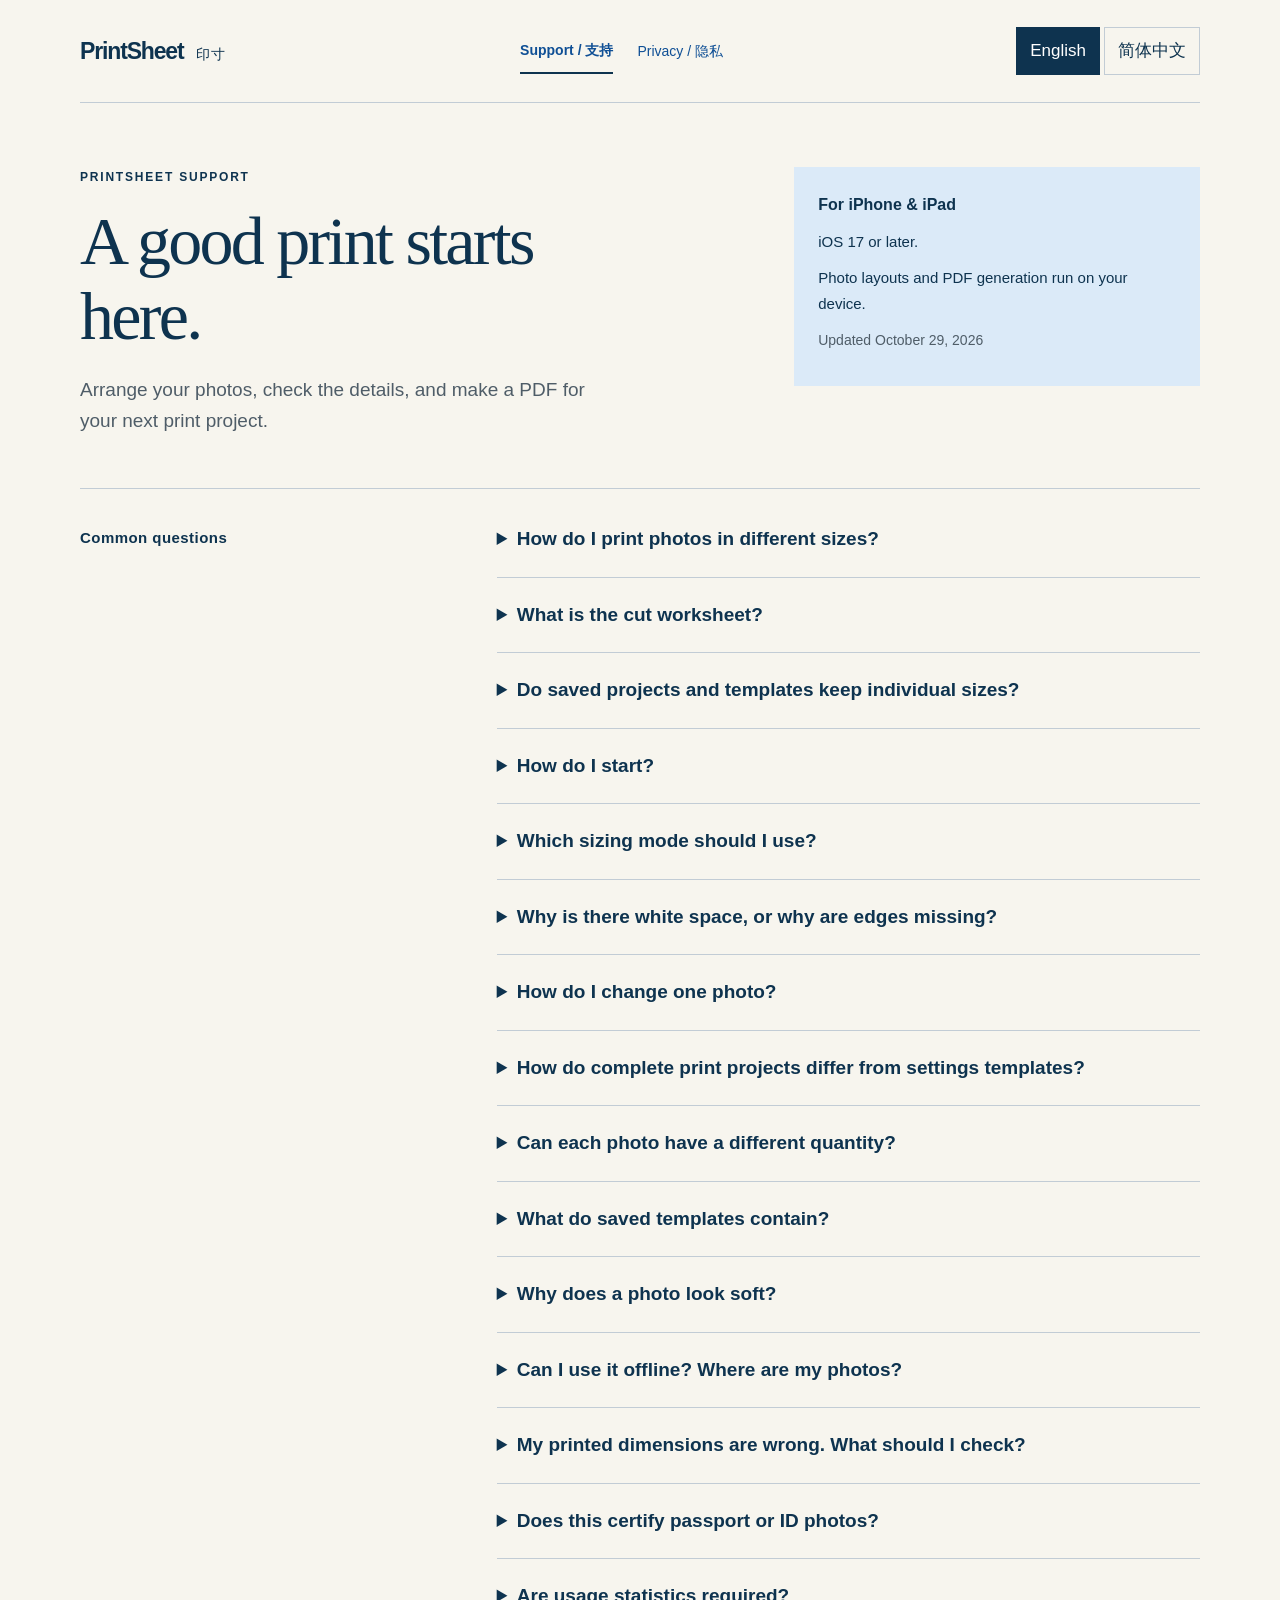
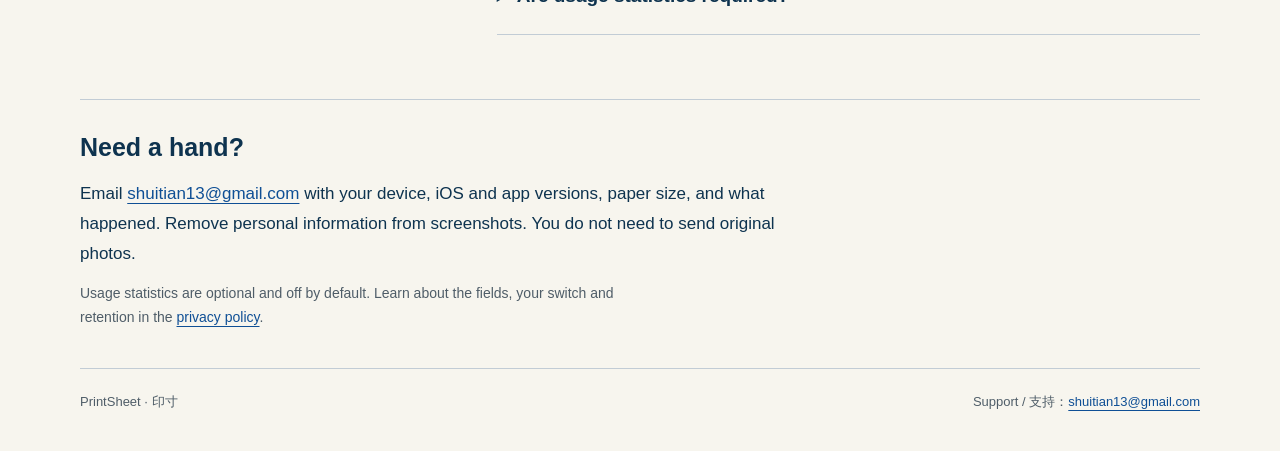
<file: index.html>
<!doctype html><html lang="en"><head><meta charset="utf-8"><meta name="viewport" content="width=device-width,initial-scale=1"><meta name="description" content="PrintSheet help for mixed-size photo layouts, cut worksheets, photo PDFs and printing."><meta name="color-scheme" content="light"><title>PrintSheet Support · 印寸使用支持</title><link rel="canonical" href="https://shuitian23-bot.github.io/printsheet-support/"><link rel="stylesheet" href="site.css"><script src="site.js" defer></script></head><body><a class="skip" href="#main">Skip to content / 跳至正文</a><div class="wrap"><header class="masthead"><a class="wordmark" data-local-link href="index.html">PrintSheet<span lang="zh-Hans">印寸</span></a><nav class="nav" aria-label="Main navigation / 主导航"><a data-local-link href="index.html" aria-current="page">Support / 支持</a><a data-local-link href="privacy.html">Privacy / 隐私</a></nav><div class="language" role="group" aria-label="Language / 语言"><button type="button" lang="en" data-select-language="en" aria-pressed="true">English</button><button type="button" lang="zh-Hans" data-select-language="zh" aria-pressed="false">简体中文</button></div></header><noscript><p>Both languages are shown below. 以下同时显示中英文内容。</p></noscript><main id="main">
<section data-language="en" lang="en"><div class="hero"><div><p class="eyebrow">PrintSheet support</p><h1>A good print starts here.</h1><p class="lead">Arrange your photos, check the details, and make a PDF for your next print project.</p></div><aside class="hero-note"><strong>For iPhone &amp; iPad</strong><p>iOS 17 or later.</p><p>Photo layouts and PDF generation run on your device.</p><p class="small">Updated <time datetime="2026-10-29">October 29, 2026</time></p></aside></div><div class="content"><h2 class="section-label">Common questions</h2><article class="article faq"><details><summary>How do I print photos in different sizes?</summary><p>Choose mixed size and set a width and height for each photo, or follow the global default. Each dimension must be 5–350 mm. Set 1–12 copies per photo. Frames keep their orientation; they are not rotated or shrunk to fit. If a frame cannot fit inside the margins, change its size or paper settings. The layout is not guaranteed to use the fewest pages.</p><p>These dimensions describe photo frames. Fit can leave white space. <a href="mixed-size-prints.html">Read the mixed-size printing guide</a>.</p></details>
<details><summary>What is the cut worksheet?</summary><p>Export the cut worksheet as a separate PDF for page and item numbers, names, dimensions and positions. Its diagram is for reference, not calibration. Re-export both PDFs after a layout or photo change. Print at 100% and measure a test print; the worksheet does not compensate for a printer.</p></details>
<details><summary>Do saved projects and templates keep individual sizes?</summary><p>Existing projects can still open with their original sizing mode. New project saves include per-photo sizes. Individual sizes apply in mixed mode; full-page templates ignore these overrides.</p></details>
<details><summary>How do I start?</summary>
<p>Tap Try demo to use the sample, or add up to 12 photos with the system photo picker or Files. Choose A4 or US Letter and an orientation. Arrange your photos, create the PDF, then use Share / Save PDF to save it to Files or send it with another app.</p>
</details>
<details><summary>Which sizing mode should I use?</summary>
<p>Exact size keeps the width and height you enter for every frame. Automatic prioritizes fewer pages, then compares the photo group&#x27;s proportions to the available paper area. Horizontal, vertical and fixed-column layouts offer other arrangements; compact starts at the top left. Frames that cannot fit produce an error.</p>
<p>Full-page template adjusts frames to use the area inside the paper margins. Choose automatic or 1, 2, 3, 4, 6, 9 or 12 photos per page. Automatic uses up to six per page. Rows share their available width and the last page rearranges its remaining photos, so frame dimensions can differ. Three photos in two columns produce two frames above one wider frame below. Automatic compares proportions; it is not an AI guarantee of the best crop.</p>
</details>
<details><summary>Why is there white space, or why are edges missing?</summary>
<p>Fit preserves the entire image and may leave white space. Fill crops to cover the frame. Zooming out or moving an individually adjusted photo can create white space too. The frame dimensions describe the frame, not necessarily the visible photo content in Fit mode.</p>
</details>
<details><summary>How do I change one photo?</summary>
<p>Tap it on the paper, or select Adjust below its thumbnail. Pinch to zoom from 0.25× to 5× and drag to move. A slider and direction buttons are also available. Show whole photo sets Fit at 1× and centers the image. Restore global default removes the individual adjustment. Cancel discards your draft; Done applies it. Copies of one source share the adjustment, while different photos remain independent.</p>
<p>Changing the global Fit / Fill default affects photos without individual adjustments. Changing layouts reuses saved adjustments in new frame shapes; compare the preview again. An adjustment that changes the result invalidates the previous PDF, so generate a new one.</p>
</details>
<details><summary>How do complete print projects differ from settings templates?</summary><p>Use Print projects to name and save the current job. A project keeps up to 12 JPEG working copies with crops, per-photo copy overrides, paper and layout settings, and an optional measurement record. Up to 20 projects can be saved, each limited to 80 MiB. Open a saved project to continue or reprint after restarting. Opening or starting a new project warns about unsaved changes. Deleting a project removes its saved copy; a currently open working session remains independent.</p></details><details><summary>Can each photo have a different quantity?</summary><p>Yes. Choose Follow default or 1–12 copies below each photo. The global copies setting is the default for photos without an override. Print check lists each photo’s actual quantity, lowest effective PPI across its frames, and whether content is cropped or there is white space. These are review prompts; they do not automatically change your crop or certify print quality.</p></details>
<details><summary>What do saved templates contain?</summary>
<p>Up to 20 named templates store global settings, including sizing mode, layout, paper, copies and photos per page. They do not store your photos or their individual zoom and position adjustments. These named settings templates are different from the built-in layout choices.</p>
</details>
<details><summary>Why does a photo look soft?</summary>
<p>PrintSheet warns when an image&#x27;s effective resolution falls below 200 PPI. That estimate uses its actual drawing size, including zoom. A warning is not a substitute for a test print. Each input is limited to 40 MB and 50 megapixels. Working JPEG copies have a maximum 4,096-pixel edge; originals are unchanged.</p>
</details>
<details><summary>Can I use it offline? Where are my photos?</summary>
<p>Photo layout and PDF generation run locally. PrintSheet does not upload your photos or generated PDFs to its servers. Files stored only in iCloud or another provider may first need a system download. Choosing a sharing destination may send your PDF to that service under its own terms.</p>
<p>Unsaved working photos and generated PDFs are temporary. Save a complete print project to keep its JPEG working copies, individual crops, quantities, settings and measurement record on this device. Saved projects survive app restarts; save exported PDFs separately to Files. Settings templates still contain settings only.</p>
</details>
<details><summary>My printed dimensions are wrong. What should I check?</summary>
<p>Create and save a test-ruler PDF with the same paper and orientation. Print at 100% / Actual Size, disable Fit to Page and other automatic scaling, then measure with a physical ruler. Check the paper setting in both your PDF software and printer driver. Increase margins if your printer clips edges. You may enter your physical measurement of the 100 mm line, with a note, paper, orientation and date. The record does not change PDF dimensions or automatically compensate for a printer. Recheck after changing printer, software, paper or scaling settings. PDF dimensions do not guarantee paper output.</p>
</details>
<details><summary>Does this certify passport or ID photos?</summary>
<p>No. PrintSheet is a photo-layout tool for printing and crafts. It does not verify government photo requirements or certify identity-photo compliance.</p>
</details>
<details><summary>Are usage statistics required?</summary>
<p>Statistics are off by default. Choose Allow or Not now at the first prompt, or change the switch in Help later; your choice persists after restarting. Declining does not affect layout or PDF export. If allowed, fixed feature events, quantity/time ranges, app metadata, random event IDs and a process-only session UUID go to app-metrics.shuitian13.chatgpt.site. There is no persistent installation ID or advertising ID and no cross-app identity. Photos, PDFs, filenames, entered text, template names and raw exception messages are excluded. Turning the switch off stops future optional uploads; already received raw events follow a 90-day periodic cleanup rule. Read the privacy policy for infrastructure processing and Apple reports.</p>
</details></article></div><section class="contact"><h2>Need a hand?</h2><p>Email <a href="mailto:shuitian13@gmail.com">shuitian13@gmail.com</a> with your device, iOS and app versions, paper size, and what happened. Remove personal information from screenshots. You do not need to send original photos.</p><p class="small">Usage statistics are optional and off by default. Learn about the fields, your switch and retention in the <a data-local-link href="privacy.html">privacy policy</a>.</p></section></section>
<section data-language="zh" lang="zh-Hans"><div class="hero"><div><p class="eyebrow">印寸使用支持</p><h1>从预览到纸面。</h1><p class="lead">排好照片，检查预览，为下一份打印作品保存 PDF。</p></div><aside class="hero-note"><strong>适用于 iPhone 与 iPad</strong><p>需要 iOS 17 或更新版本。</p><p>照片排版与 PDF 生成在本机完成。</p><p class="small">更新：<time datetime="2026-10-29">2026 年 10 月 29 日</time></p></aside></div><div class="content"><h2 class="section-label">常见问题</h2><article class="article faq"><details><summary>如何混排不同尺寸的照片？</summary><p>选择混合尺寸，为每张照片设置宽高或跟随全局默认；每个尺寸为 5–350 毫米，每张可设 1–12 份。照片框保持指定方向，不自动旋转或缩小；放不进边距内时，请调整尺寸或纸张设置。布局不保证页数全局最少。</p><p>尺寸指照片框；完整模式可能留白。<a href="mixed-size-prints-zh.html">查看混排实操指南</a>。</p></details>
<details><summary>裁切作业单有什么用？</summary><p>裁切作业单可另存为 PDF，列出页号、序号、名称、尺寸与位置。示意图仅供参考，不用于校准。更改布局或照片后请重新导出两份 PDF。打印时选 100% 并实测；作业单不会自动补偿打印机误差。</p></details>
<details><summary>项目和模板会保留逐图尺寸吗？</summary><p>旧项目仍可按原尺寸模式打开；新保存的项目包含逐图尺寸。逐图尺寸仅在混合模式生效，整页模板会忽略这些覆盖值。</p></details>
<details><summary>如何开始？</summary>
<p>点击“试用示例”，或从系统照片选择器、“文件”添加最多 12 张照片。选择 A4 或 US Letter 和纸张方向，排版后生成 PDF，再通过“分享 / 保存 PDF”保存至“文件”或发送到其他 App。</p>
</details>
<details><summary>精确尺寸和整页模板有什么区别？</summary>
<p>精确尺寸让每个照片框保持输入宽高。自动布局先尽量省页，再比较照片组与纸张区域比例；还可选择横排、竖排、两列、三列，或从左上排列的紧凑布局。框放不进纸张或指定布局时会提示。</p>
<p>整页模板会调整照片框以利用边距内区域。每页数量可选自动或 1、2、3、4、6、9、12 张，自动时每页最多 6 张。每行均分全宽，最后一页按剩余张数重排，框尺寸因此可能不同。三张照片选两列时，上面两张、下面一张更宽。自动推荐按比例比较，不是 AI 最优裁切保证。</p>
</details>
<details><summary>为什么有白边，或照片边缘不见了？</summary>
<p>完整模式保留全图，比例不同时可能留白；铺满模式裁切以覆盖尺寸框。单图缩小或移动也可能产生白边。输入的精确尺寸描述照片框，不一定等于完整模式中照片内容实际占用的尺寸。</p>
</details>
<details><summary>如何调整一张照片？</summary>
<p>点击主纸张中的照片或缩略图下的“调整”。双指可在 0.25–5 倍之间缩放，拖动可移动，也可使用滑块和方向按钮。“完整显示”设为完整模式、1 倍、居中；“恢复全局默认”移除该图独立调整。“取消”不写回，“完成”才应用。同一来源的所有打印份数共用调整，不同照片互不影响。</p>
<p>全局完整 / 铺满只影响未独立调整的图。换布局后调整会用于新框比例，请重新检查预览。保存的改动若改变结果，旧 PDF 会失效，需要重新生成。</p>
</details>
<details><summary>完整打印项目与设置模板有何不同？</summary><p>在“打印项目”中命名并保存当前作品。项目保存最多 12 张 JPEG 工作副本、裁切、逐图份数、纸张和布局设置，以及可选测量记录；最多保存 20 个项目，每项上限 80 MiB。重启后打开项目可继续调整或重印。打开其他项目、新建项目前会提示未保存修改；删除项目会移除其保存副本，当前打开的工作会话独立保留。</p></details><details><summary>每张照片可以设置不同份数吗？</summary><p>可以。在缩略图下选择“跟随默认”或 1–12 份；全局份数作为未单独设置照片的默认值。“打印检查”逐图显示实际份数、所有照片框中的最低有效 PPI，以及裁边、留白提示。这些提示不会自动改变裁切，也不代表已验证纸面质量。</p></details>
<details><summary>保存的模板包含什么？</summary>
<p>最多 20 个命名设置模板，保存模式、布局、纸张、份数、每页数量等全局设置，不保存照片及其缩放、位置。命名的设置模板与内置布局选项不同，不会恢复之前会话的照片。</p>
</details>
<details><summary>为什么照片可能不清晰？</summary>
<p>App 会对低于 200 PPI 的情况给出提示，按图片实际绘制尺寸及缩放计算。提示不能替代试印。单图上限为 40 MB、5,000 万像素；导入后转为最长边不超过 4,096 像素的 JPEG 工作副本，原文件不变。</p>
</details>
<details><summary>能离线使用吗？照片存在哪里？</summary>
<p>排版和 PDF 生成在本机完成，PrintSheet 不会把照片或生成的 PDF 上传到其服务器。仅存于 iCloud 或第三方网盘的原件可能需要系统先下载；选择分享目的地后，该服务按自身规则处理 PDF。</p>
<p>未保存的工作照片和导出 PDF 是临时文件。保存完整打印项目后，JPEG 工作副本、单图裁切、份数、设置及测量记录会保留在本机，重启 App 后可以打开恢复。导出的 PDF 仍需另存到“文件”；设置模板依然只包含参数。</p>
</details>
<details><summary>打印出来尺寸不对怎么办？</summary>
<p>先按相同纸型和方向生成测试尺 PDF，打印时选择 100% / 实际大小，关闭“适合页面”及其他自动缩放，用实体尺测量。同时核对 PDF 软件及打印驱动的纸张设置；边缘被裁时可增加边距。可记录 100 mm 测试线的纸面实测长度、备注、纸型、方向和日期。记录不会改变 PDF 尺寸，也不自动补偿打印机误差；更换打印机、软件、纸张或缩放设置后应重新测量。PDF 文档尺寸不保证纸面结果。</p>
</details>
<details><summary>可以认证护照或证件照吗？</summary>
<p>本工具用于照片打印和手工排版，不核验政府证件照片要求，不提供证件照合规认证。</p>
</details>
<details><summary>必须允许使用统计吗？</summary>
<p>统计默认关闭，首次可选允许或暂不，也可在帮助中随时改变开关；选择跨启动保存，拒绝不影响排版与 PDF 导出。允许后上传固定功能事件、数量与耗时分桶、App 信息、随机事件 ID 及当前进程的会话 UUID 到 app-metrics.shuitian13.chatgpt.site，不保存安装 ID、不用广告 ID、不建立跨 App 身份。照片、PDF、文件名、输入文字、模板名称及异常原文不进入统计。关闭停止后续可选上传，已接收原始事件按 90 天规则定期清理；基础设施技术请求处理及 Apple 独立报表见隐私政策。</p>
</details></article></div><section class="contact"><h2>需要帮助？</h2><p>请发邮件至 <a href="mailto:shuitian13@gmail.com">shuitian13@gmail.com</a>，说明设备、iOS 与 App 版本、纸型和问题步骤。发送截图前请遮盖个人信息，咨询无需发送原照片。</p><p class="small">使用统计可选且默认关闭。上传字段、开关和保留规则见<a data-local-link href="privacy.html">隐私政策</a>。</p></section></section>
</main><footer><span>PrintSheet · 印寸</span><span>Support / 支持：<a href="mailto:shuitian13@gmail.com">shuitian13@gmail.com</a></span></footer></div></body></html>
</file>
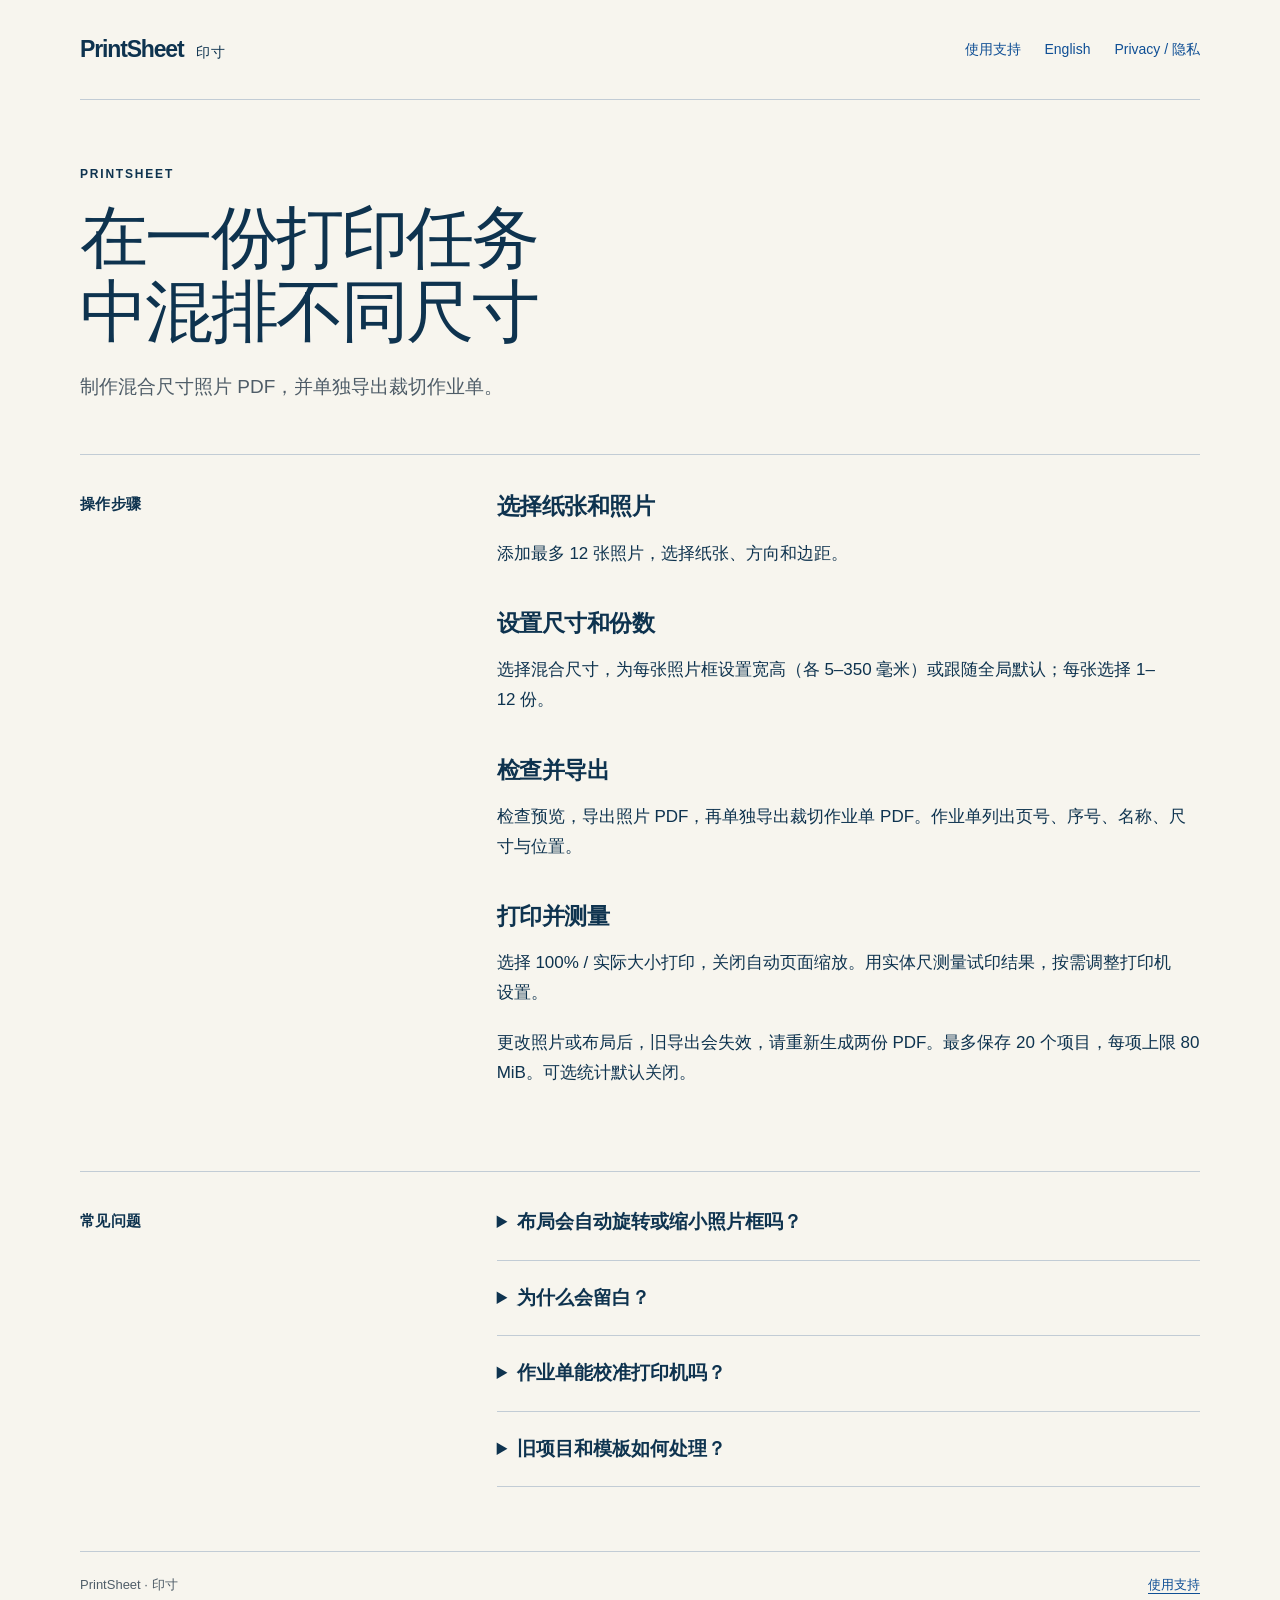
<file: mixed-size-prints-zh.html>
<!doctype html><html lang="zh-Hans"><head><meta charset="utf-8"><meta name="viewport" content="width=device-width,initial-scale=1"><meta name="description" content="制作混合尺寸照片 PDF，并单独导出裁切作业单。"><title>混合尺寸照片打印指南 | 印寸</title><link rel="canonical" href="https://shuitian23-bot.github.io/printsheet-support/mixed-size-prints-zh.html"><link rel="alternate" hreflang="en" href="https://shuitian23-bot.github.io/printsheet-support/mixed-size-prints.html"><link rel="alternate" hreflang="zh-Hans" href="https://shuitian23-bot.github.io/printsheet-support/mixed-size-prints-zh.html"><link rel="stylesheet" href="site.css"><script type="application/ld+json">[{"@context": "https://schema.org", "@type": "HowTo", "name": "在一份打印任务中混排不同尺寸", "step": [{"@type": "HowToStep", "name": "选择纸张和照片", "text": "添加最多 12 张照片，选择纸张、方向和边距。"}, {"@type": "HowToStep", "name": "设置尺寸和份数", "text": "选择混合尺寸，为每张照片框设置宽高（各 5–350 毫米）或跟随全局默认；每张选择 1–12 份。"}, {"@type": "HowToStep", "name": "检查并导出", "text": "检查预览，导出照片 PDF，再单独导出裁切作业单 PDF。作业单列出页号、序号、名称、尺寸与位置。"}, {"@type": "HowToStep", "name": "打印并测量", "text": "选择 100% / 实际大小打印，关闭自动页面缩放。用实体尺测量试印结果，按需调整打印机设置。"}]}, {"@context": "https://schema.org", "@type": "FAQPage", "mainEntity": [{"@type": "Question", "name": "布局会自动旋转或缩小照片框吗？", "acceptedAnswer": {"@type": "Answer", "text": "不会。混合尺寸照片框保持指定方向，不会自动旋转或缩小；若放不进边距内，请调整尺寸或纸张设置。布局不保证页数全局最少。"}}, {"@type": "Question", "name": "为什么会留白？", "acceptedAnswer": {"@type": "Answer", "text": "输入尺寸描述照片框。完整模式保留全图，可能留白；铺满模式会裁切以覆盖照片框。"}}, {"@type": "Question", "name": "作业单能校准打印机吗？", "acceptedAnswer": {"@type": "Answer", "text": "不能。示意图仅供参考，不用于校准。必须通过实体试印检查纸面结果；App 不会自动补偿打印机误差。"}}, {"@type": "Question", "name": "旧项目和模板如何处理？", "acceptedAnswer": {"@type": "Answer", "text": "旧项目按原尺寸模式打开；新保存的项目包含逐图尺寸。逐图尺寸覆盖仅在混合模式生效，整页模板会忽略。"}}]}]</script></head><body><a class="skip" href="#main">Skip / 跳至正文</a><div class="wrap"><header class="masthead"><a class="wordmark" href="index.html">PrintSheet<span lang="zh-Hans">印寸</span></a><nav class="nav"><a href="index.html">使用支持</a><a href="mixed-size-prints.html">English</a><a href="privacy.html">Privacy / 隐私</a></nav></header><main id="main"><div class="hero"><div><p class="eyebrow">PrintSheet</p><h1>在一份打印任务中混排不同尺寸</h1><p class="lead">制作混合尺寸照片 PDF，并单独导出裁切作业单。</p></div></div><div class="content"><h2 class="section-label">操作步骤</h2><article class="article"><h2>选择纸张和照片</h2><p>添加最多 12 张照片，选择纸张、方向和边距。</p><h2>设置尺寸和份数</h2><p>选择混合尺寸，为每张照片框设置宽高（各 5–350 毫米）或跟随全局默认；每张选择 1–12 份。</p><h2>检查并导出</h2><p>检查预览，导出照片 PDF，再单独导出裁切作业单 PDF。作业单列出页号、序号、名称、尺寸与位置。</p><h2>打印并测量</h2><p>选择 100% / 实际大小打印，关闭自动页面缩放。用实体尺测量试印结果，按需调整打印机设置。</p><p>更改照片或布局后，旧导出会失效，请重新生成两份 PDF。最多保存 20 个项目，每项上限 80 MiB。可选统计默认关闭。</p></article></div><div class="content"><h2 class="section-label">常见问题</h2><article class="article faq"><details><summary>布局会自动旋转或缩小照片框吗？</summary><p>不会。混合尺寸照片框保持指定方向，不会自动旋转或缩小；若放不进边距内，请调整尺寸或纸张设置。布局不保证页数全局最少。</p></details><details><summary>为什么会留白？</summary><p>输入尺寸描述照片框。完整模式保留全图，可能留白；铺满模式会裁切以覆盖照片框。</p></details><details><summary>作业单能校准打印机吗？</summary><p>不能。示意图仅供参考，不用于校准。必须通过实体试印检查纸面结果；App 不会自动补偿打印机误差。</p></details><details><summary>旧项目和模板如何处理？</summary><p>旧项目按原尺寸模式打开；新保存的项目包含逐图尺寸。逐图尺寸覆盖仅在混合模式生效，整页模板会忽略。</p></details></article></div></main><footer><span>PrintSheet · 印寸</span><a href="index.html">使用支持</a></footer></div></body></html>
</file>
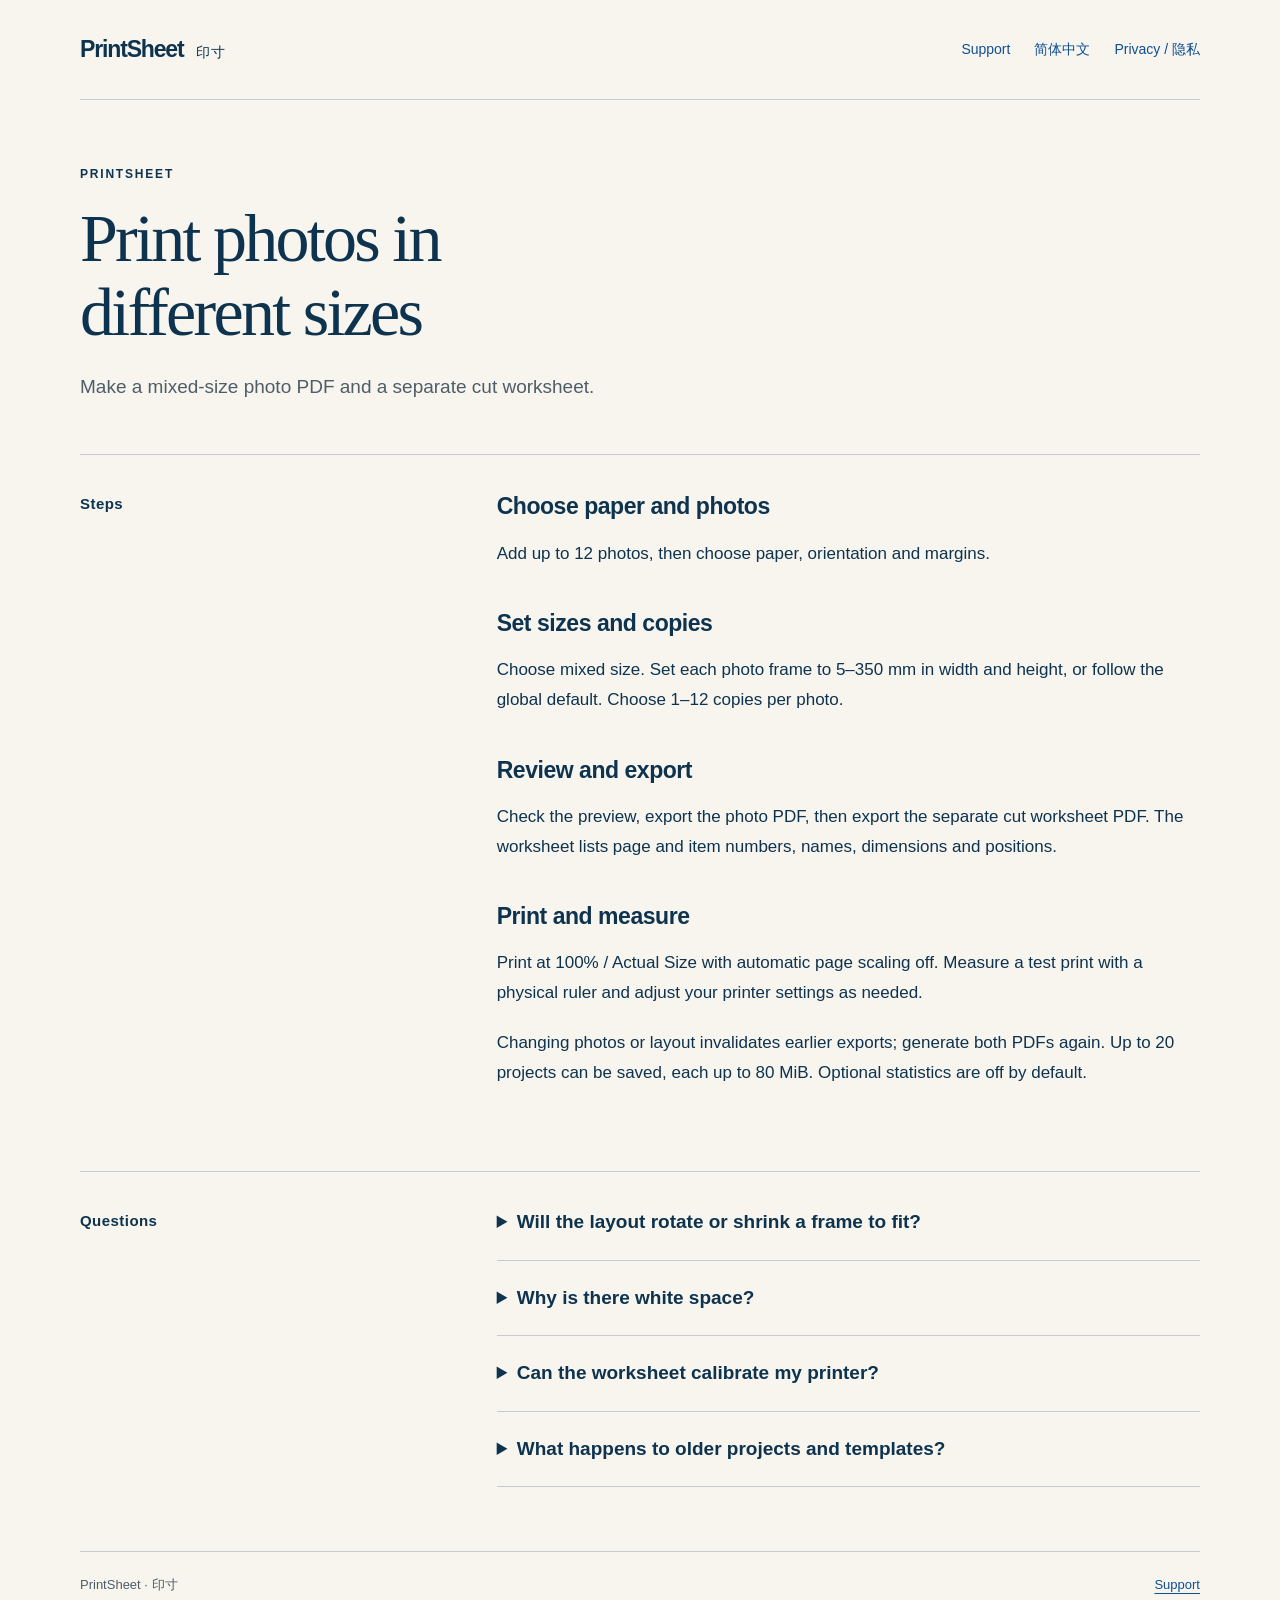
<file: mixed-size-prints.html>
<!doctype html><html lang="en"><head><meta charset="utf-8"><meta name="viewport" content="width=device-width,initial-scale=1"><meta name="description" content="Make a mixed-size photo PDF and a separate cut worksheet."><title>How to print mixed-size photos | PrintSheet</title><link rel="canonical" href="https://shuitian23-bot.github.io/printsheet-support/mixed-size-prints.html"><link rel="alternate" hreflang="en" href="https://shuitian23-bot.github.io/printsheet-support/mixed-size-prints.html"><link rel="alternate" hreflang="zh-Hans" href="https://shuitian23-bot.github.io/printsheet-support/mixed-size-prints-zh.html"><link rel="stylesheet" href="site.css"><script type="application/ld+json">[{"@context": "https://schema.org", "@type": "HowTo", "name": "Print photos in different sizes", "step": [{"@type": "HowToStep", "name": "Choose paper and photos", "text": "Add up to 12 photos, then choose paper, orientation and margins."}, {"@type": "HowToStep", "name": "Set sizes and copies", "text": "Choose mixed size. Set each photo frame to 5–350 mm in width and height, or follow the global default. Choose 1–12 copies per photo."}, {"@type": "HowToStep", "name": "Review and export", "text": "Check the preview, export the photo PDF, then export the separate cut worksheet PDF. The worksheet lists page and item numbers, names, dimensions and positions."}, {"@type": "HowToStep", "name": "Print and measure", "text": "Print at 100% / Actual Size with automatic page scaling off. Measure a test print with a physical ruler and adjust your printer settings as needed."}]}, {"@context": "https://schema.org", "@type": "FAQPage", "mainEntity": [{"@type": "Question", "name": "Will the layout rotate or shrink a frame to fit?", "acceptedAnswer": {"@type": "Answer", "text": "No. Mixed-size frames keep their specified orientation and are not rotated or shrunk. If a frame cannot fit inside the margins, adjust its size or paper settings. The layout does not guarantee the fewest pages."}}, {"@type": "Question", "name": "Why is there white space?", "acceptedAnswer": {"@type": "Answer", "text": "Dimensions describe the photo frame. Fit preserves the whole image and may leave white space; Fill crops to cover the frame."}}, {"@type": "Question", "name": "Can the worksheet calibrate my printer?", "acceptedAnswer": {"@type": "Answer", "text": "No. Its diagram is for reference, not calibration. Printer and paper output must be checked with a physical test print; the app does not automatically compensate for printer error."}}, {"@type": "Question", "name": "What happens to older projects and templates?", "acceptedAnswer": {"@type": "Answer", "text": "Older projects open with their original sizing mode. New project saves include individual sizes. Individual size overrides apply in mixed mode; full-page templates ignore them."}}]}]</script></head><body><a class="skip" href="#main">Skip / 跳至正文</a><div class="wrap"><header class="masthead"><a class="wordmark" href="index.html">PrintSheet<span lang="zh-Hans">印寸</span></a><nav class="nav"><a href="index.html">Support</a><a href="mixed-size-prints-zh.html">简体中文</a><a href="privacy.html">Privacy / 隐私</a></nav></header><main id="main"><div class="hero"><div><p class="eyebrow">PrintSheet</p><h1>Print photos in different sizes</h1><p class="lead">Make a mixed-size photo PDF and a separate cut worksheet.</p></div></div><div class="content"><h2 class="section-label">Steps</h2><article class="article"><h2>Choose paper and photos</h2><p>Add up to 12 photos, then choose paper, orientation and margins.</p><h2>Set sizes and copies</h2><p>Choose mixed size. Set each photo frame to 5–350 mm in width and height, or follow the global default. Choose 1–12 copies per photo.</p><h2>Review and export</h2><p>Check the preview, export the photo PDF, then export the separate cut worksheet PDF. The worksheet lists page and item numbers, names, dimensions and positions.</p><h2>Print and measure</h2><p>Print at 100% / Actual Size with automatic page scaling off. Measure a test print with a physical ruler and adjust your printer settings as needed.</p><p>Changing photos or layout invalidates earlier exports; generate both PDFs again. Up to 20 projects can be saved, each up to 80 MiB. Optional statistics are off by default.</p></article></div><div class="content"><h2 class="section-label">Questions</h2><article class="article faq"><details><summary>Will the layout rotate or shrink a frame to fit?</summary><p>No. Mixed-size frames keep their specified orientation and are not rotated or shrunk. If a frame cannot fit inside the margins, adjust its size or paper settings. The layout does not guarantee the fewest pages.</p></details><details><summary>Why is there white space?</summary><p>Dimensions describe the photo frame. Fit preserves the whole image and may leave white space; Fill crops to cover the frame.</p></details><details><summary>Can the worksheet calibrate my printer?</summary><p>No. Its diagram is for reference, not calibration. Printer and paper output must be checked with a physical test print; the app does not automatically compensate for printer error.</p></details><details><summary>What happens to older projects and templates?</summary><p>Older projects open with their original sizing mode. New project saves include individual sizes. Individual size overrides apply in mixed mode; full-page templates ignore them.</p></details></article></div></main><footer><span>PrintSheet · 印寸</span><a href="index.html">Support</a></footer></div></body></html>
</file>
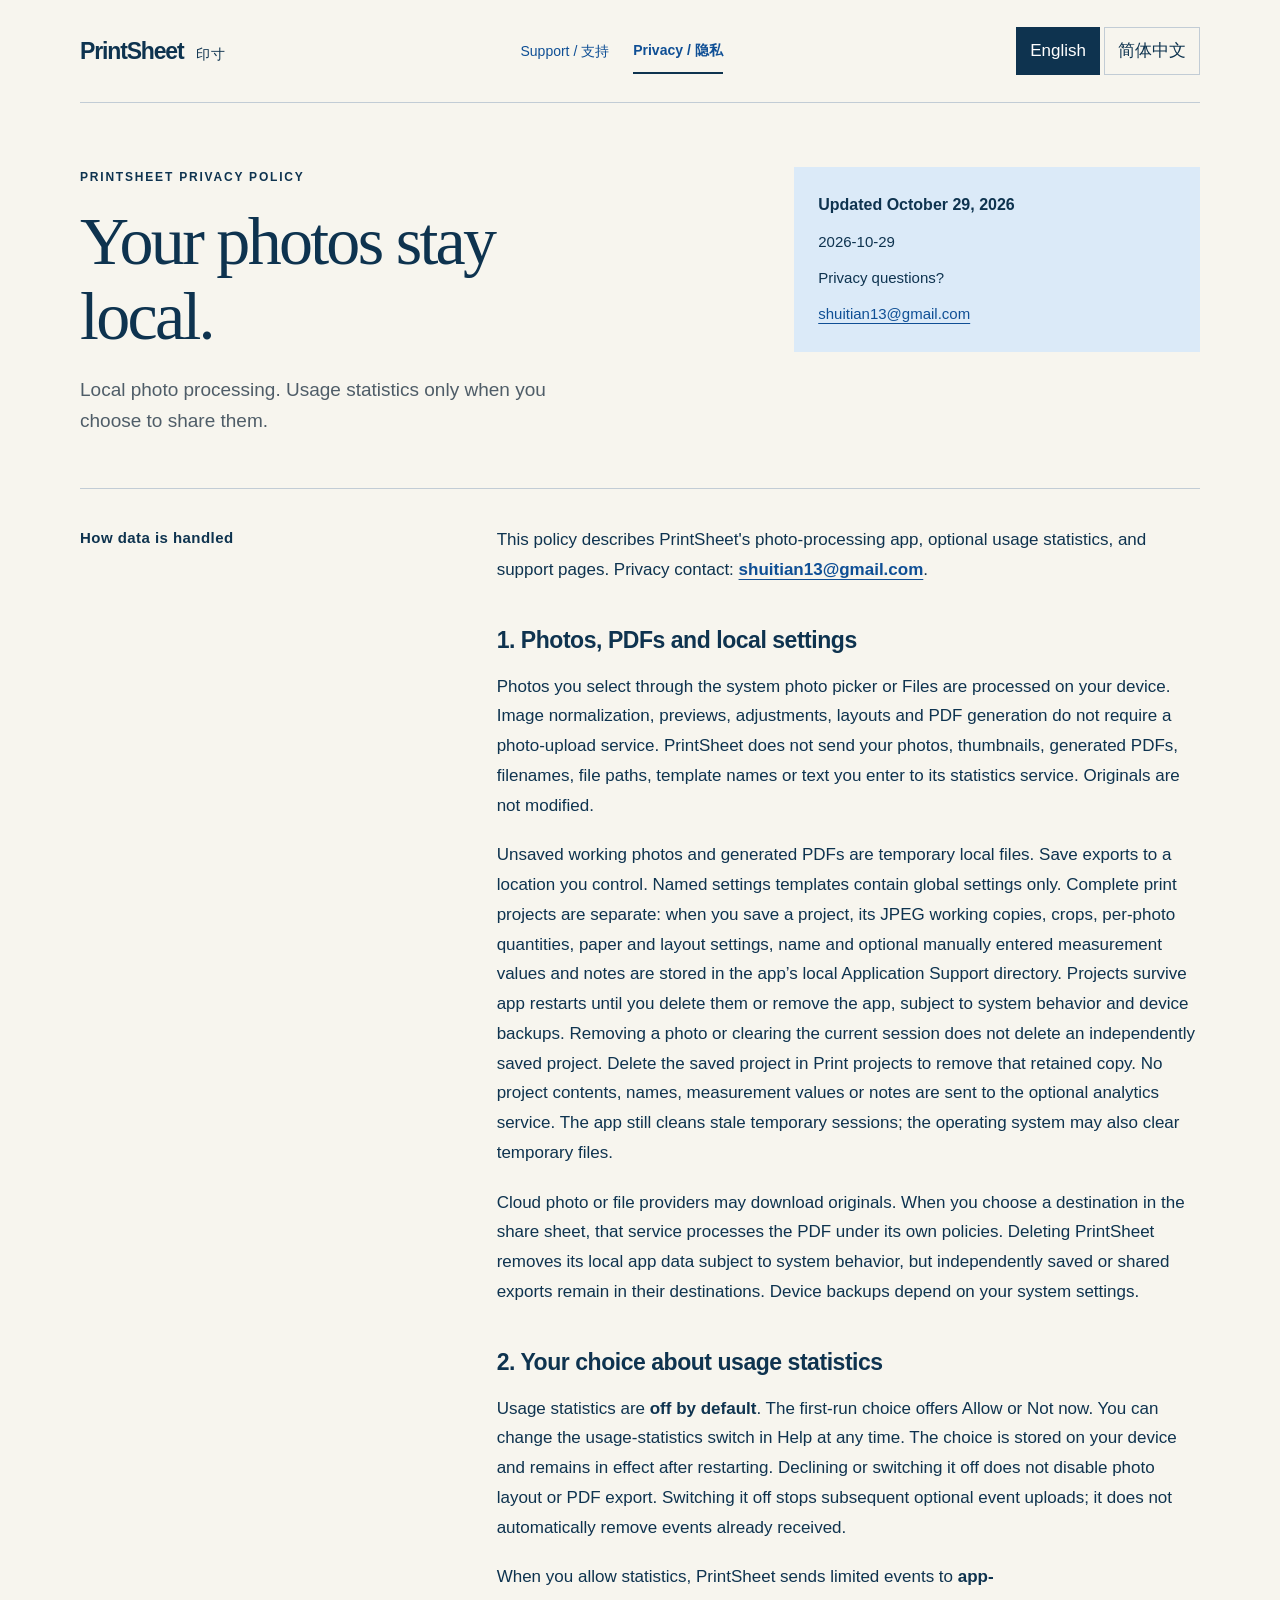
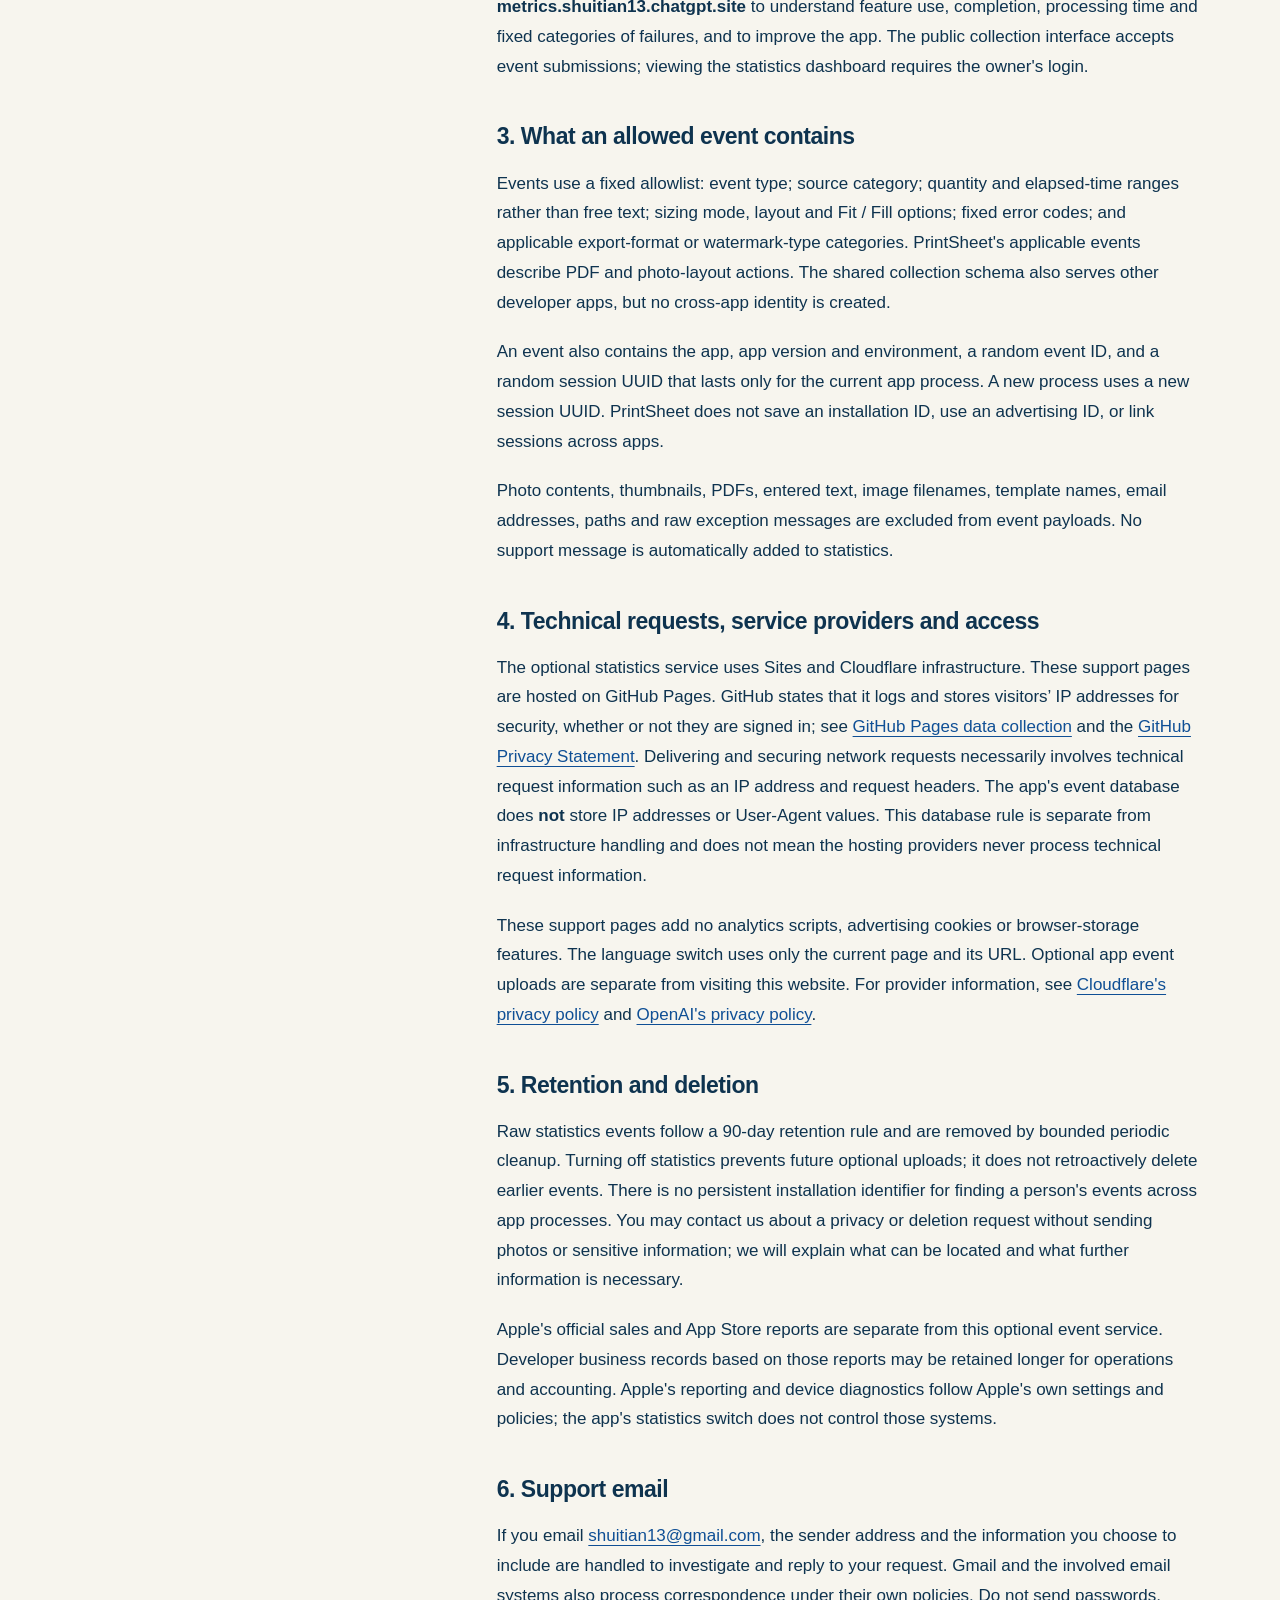
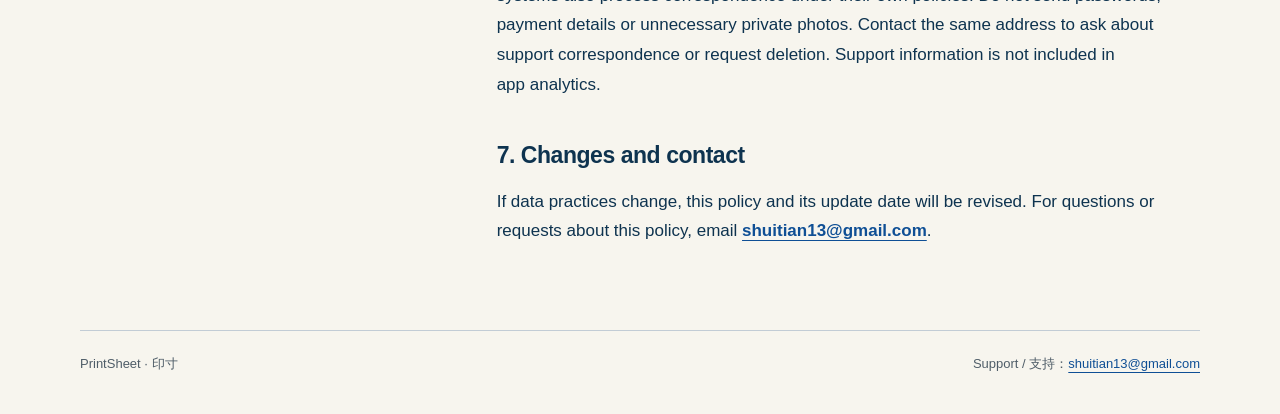
<file: privacy.html>
<!doctype html><html lang="en"><head><meta charset="utf-8"><meta name="viewport" content="width=device-width,initial-scale=1"><meta name="description" content="How PrintSheet handles local photos, optional usage statistics, support and retention."><meta name="color-scheme" content="light"><title>PrintSheet Privacy · 印寸隐私政策</title><link rel="canonical" href="https://shuitian23-bot.github.io/printsheet-support/privacy.html"><link rel="stylesheet" href="site.css"><script src="site.js" defer></script></head><body><a class="skip" href="#main">Skip to content / 跳至正文</a><div class="wrap"><header class="masthead"><a class="wordmark" data-local-link href="index.html">PrintSheet<span lang="zh-Hans">印寸</span></a><nav class="nav" aria-label="Main navigation / 主导航"><a data-local-link href="index.html">Support / 支持</a><a data-local-link href="privacy.html" aria-current="page">Privacy / 隐私</a></nav><div class="language" role="group" aria-label="Language / 语言"><button type="button" lang="en" data-select-language="en" aria-pressed="true">English</button><button type="button" lang="zh-Hans" data-select-language="zh" aria-pressed="false">简体中文</button></div></header><noscript><p>Both languages are shown below. 以下同时显示中英文内容。</p></noscript><main id="main">
<section data-language="en" lang="en"><div class="hero"><div><p class="eyebrow">PrintSheet privacy policy</p><h1>Your photos stay local.</h1><p class="lead">Local photo processing. Usage statistics only when you choose to share them.</p></div><aside class="hero-note"><strong>Updated October 29, 2026</strong><p>2026-10-29</p><p>Privacy questions?</p><a href="mailto:shuitian13@gmail.com">shuitian13@gmail.com</a></aside></div><div class="content"><h2 class="section-label">How data is handled</h2><article class="article policy"><p>This policy describes PrintSheet&#x27;s photo-processing app, optional usage statistics, and support pages. Privacy contact: <strong><a href="mailto:shuitian13@gmail.com">shuitian13@gmail.com</a></strong>.</p>
<h2>1. Photos, PDFs and local settings</h2>
<p>Photos you select through the system photo picker or Files are processed on your device. Image normalization, previews, adjustments, layouts and PDF generation do not require a photo-upload service. PrintSheet does not send your photos, thumbnails, generated PDFs, filenames, file paths, template names or text you enter to its statistics service. Originals are not modified.</p>
<p>Unsaved working photos and generated PDFs are temporary local files. Save exports to a location you control. Named settings templates contain global settings only. Complete print projects are separate: when you save a project, its JPEG working copies, crops, per-photo quantities, paper and layout settings, name and optional manually entered measurement values and notes are stored in the app’s local Application Support directory. Projects survive app restarts until you delete them or remove the app, subject to system behavior and device backups. Removing a photo or clearing the current session does not delete an independently saved project. Delete the saved project in Print projects to remove that retained copy. No project contents, names, measurement values or notes are sent to the optional analytics service. The app still cleans stale temporary sessions; the operating system may also clear temporary files.</p>
<p>Cloud photo or file providers may download originals. When you choose a destination in the share sheet, that service processes the PDF under its own policies. Deleting PrintSheet removes its local app data subject to system behavior, but independently saved or shared exports remain in their destinations. Device backups depend on your system settings.</p>
<h2>2. Your choice about usage statistics</h2>
<p>Usage statistics are <strong>off by default</strong>. The first-run choice offers Allow or Not now. You can change the usage-statistics switch in Help at any time. The choice is stored on your device and remains in effect after restarting. Declining or switching it off does not disable photo layout or PDF export. Switching it off stops subsequent optional event uploads; it does not automatically remove events already received.</p>
<p>When you allow statistics, PrintSheet sends limited events to <strong>app-metrics.shuitian13.chatgpt.site</strong> to understand feature use, completion, processing time and fixed categories of failures, and to improve the app. The public collection interface accepts event submissions; viewing the statistics dashboard requires the owner&#x27;s login.</p>
<h2>3. What an allowed event contains</h2>
<p>Events use a fixed allowlist: event type; source category; quantity and elapsed-time ranges rather than free text; sizing mode, layout and Fit / Fill options; fixed error codes; and applicable export-format or watermark-type categories. PrintSheet&#x27;s applicable events describe PDF and photo-layout actions. The shared collection schema also serves other developer apps, but no cross-app identity is created.</p>
<p>An event also contains the app, app version and environment, a random event ID, and a random session UUID that lasts only for the current app process. A new process uses a new session UUID. PrintSheet does not save an installation ID, use an advertising ID, or link sessions across apps.</p>
<p>Photo contents, thumbnails, PDFs, entered text, image filenames, template names, email addresses, paths and raw exception messages are excluded from event payloads. No support message is automatically added to statistics.</p>
<h2>4. Technical requests, service providers and access</h2>
<p>The optional statistics service uses Sites and Cloudflare infrastructure. These support pages are hosted on GitHub Pages. GitHub states that it logs and stores visitors’ IP addresses for security, whether or not they are signed in; see <a href="https://docs.github.com/en/pages/getting-started-with-github-pages/what-is-github-pages#data-collection">GitHub Pages data collection</a> and the <a href="https://docs.github.com/en/site-policy/privacy-policies/github-general-privacy-statement">GitHub Privacy Statement</a>. Delivering and securing network requests necessarily involves technical request information such as an IP address and request headers. The app&#x27;s event database does <strong>not</strong> store IP addresses or User-Agent values. This database rule is separate from infrastructure handling and does not mean the hosting providers never process technical request information.</p>
<p>These support pages add no analytics scripts, advertising cookies or browser-storage features. The language switch uses only the current page and its URL. Optional app event uploads are separate from visiting this website. For provider information, see <a href="https://www.cloudflare.com/privacypolicy/">Cloudflare&#x27;s privacy policy</a> and <a href="https://openai.com/policies/privacy-policy/">OpenAI&#x27;s privacy policy</a>.</p>
<h2>5. Retention and deletion</h2>
<p>Raw statistics events follow a 90-day retention rule and are removed by bounded periodic cleanup. Turning off statistics prevents future optional uploads; it does not retroactively delete earlier events. There is no persistent installation identifier for finding a person&#x27;s events across app processes. You may contact us about a privacy or deletion request without sending photos or sensitive information; we will explain what can be located and what further information is necessary.</p>
<p>Apple&#x27;s official sales and App Store reports are separate from this optional event service. Developer business records based on those reports may be retained longer for operations and accounting. Apple&#x27;s reporting and device diagnostics follow Apple&#x27;s own settings and policies; the app&#x27;s statistics switch does not control those systems.</p>
<h2>6. Support email</h2>
<p>If you email <a href="mailto:shuitian13@gmail.com">shuitian13@gmail.com</a>, the sender address and the information you choose to include are handled to investigate and reply to your request. Gmail and the involved email systems also process correspondence under their own policies. Do not send passwords, payment details or unnecessary private photos. Contact the same address to ask about support correspondence or request deletion. Support information is not included in app analytics.</p>
<h2>7. Changes and contact</h2>
<p>If data practices change, this policy and its update date will be revised. For questions or requests about this policy, email <strong><a href="mailto:shuitian13@gmail.com">shuitian13@gmail.com</a></strong>.</p></article></div></section>
<section data-language="zh" lang="zh-Hans"><div class="hero"><div><p class="eyebrow">印寸隐私政策</p><h1>照片留在本机。</h1><p class="lead">图片在本机处理。是否分享使用统计，由你选择。</p></div><aside class="hero-note"><strong>更新：2026 年 10 月 29 日</strong><p>2026-10-29</p><p>如有隐私问题，请联系：</p><a href="mailto:shuitian13@gmail.com">shuitian13@gmail.com</a></aside></div><div class="content"><h2 class="section-label">数据如何处理</h2><article class="article policy"><p>本政策说明 PrintSheet 照片排版 App、可选使用统计及支持网页的数据处理方式。隐私联系邮箱：<strong><a href="mailto:shuitian13@gmail.com">shuitian13@gmail.com</a></strong>。</p>
<h2>一、照片、PDF 与本地设置</h2>
<p>用户通过系统照片选择器或“文件”主动选取的照片在本机处理。图片标准化、预览、单图调整、排版及 PDF 生成不需要上传照片。PrintSheet 不把照片、缩略图、生成的 PDF、文件名、路径、模板名称或用户输入的文字发送到统计服务，原文件不被改动。</p>
<p>未保存的工作照片和导出 PDF 是本地临时文件，请另存需要保留的 PDF。命名设置模板仅含全局参数；完整打印项目与模板不同：用户保存项目时，其 JPEG 工作副本、裁切、逐图份数、纸张和布局设置、项目名及可选手工测量值与备注，会保存在应用本机的应用支持目录。项目跨重启保留，直到用户删除项目或移除 App，实际行为也受系统及设备备份设置影响。移除当前照片或清空会话不会删除独立保存的项目；请在“打印项目”中删除项目以移除保留副本。项目内容、项目名、测量值和备注均不发送至可选统计服务。App 仍会清理过期临时会话，系统也可能清理临时文件。</p>
<p>云端照片或文件可能由系统及相应提供方下载。用户主动选择分享目的地后，该服务按自身规则处理 PDF。删除 App 会依系统行为移除本地应用数据，但已另存或分享的结果需在相应目的地删除；设备备份由系统设置控制。</p>
<h2>二、使用统计由你选择</h2>
<p>使用统计<strong>默认关闭</strong>。首次提示提供“允许”或“暂不”两项，可随时在“帮助”的使用统计开关中改变选择。选择保存在本机，重启后仍有效；拒绝或关闭不影响排版与 PDF 导出。关闭后停止后续可选事件上传，不会自动删除服务已接收的事件。</p>
<p>允许后，App 向 <strong>app-metrics.shuitian13.chatgpt.site</strong> 发送有限事件，用于了解功能使用、完成情况、处理耗时与固定类别错误，改进产品。公开采集接口只接收事件提交，查看统计看板需要所有者登录。</p>
<h2>三、允许上传的事件字段</h2>
<p>事件使用固定白名单：事件类型、来源类别、数量与耗时分桶、排版模式、布局、完整 / 铺满选项、固定错误码，以及适用的导出格式或水印类型类别。PrintSheet 实际事件描述 PDF 与照片排版操作；共享采集结构也服务开发者的其他 App，但不建立跨 App 身份关联。</p>
<p>事件还包含 App、版本、环境、随机事件 ID，以及仅在当前 App 进程使用的随机会话 UUID。新进程使用新的会话 UUID；不保存安装 ID，不使用广告 ID，不跨 App 关联会话。</p>
<p>事件载荷不包含照片内容、缩略图、PDF、用户文字、图片文件名、模板名称、邮箱、文件路径或异常原文，支持邮件也不会自动加入统计。</p>
<h2>四、技术请求、服务方与访问</h2>
<p>可选统计服务使用 Sites 和 Cloudflare 基础设施。这些支持网页由 GitHub Pages 托管。GitHub 说明，为了安全会记录并保存访问者的 IP 地址，无论是否登录；详见 <a href="https://docs.github.com/en/pages/getting-started-with-github-pages/what-is-github-pages#data-collection">GitHub Pages 数据收集说明</a>及 <a href="https://docs.github.com/en/site-policy/privacy-policies/github-general-privacy-statement">GitHub 隐私声明</a>。提供与保护网络请求涉及 IP 地址、请求头等技术请求信息。App 的事件数据库<strong>不保存 IP 或 User-Agent</strong>；这不等于托管基础设施从不处理这些技术信息，两者应分别理解。</p>
<p>这些支持网页不添加分析统计脚本、广告 Cookie 或浏览器存储功能；语言切换仅使用当前页面及其网址。访问网页与 App 可选事件上传是不同操作。服务方信息可参阅 <a href="https://www.cloudflare.com/privacypolicy/">Cloudflare 隐私政策</a>和 <a href="https://openai.com/policies/privacy-policy/">OpenAI 隐私政策</a>。</p>
<h2>五、保留与删除</h2>
<p>原始统计事件按 90 天保留规则，通过有界定期清理删除。关闭统计阻止未来可选上传，不会追溯删除早前事件。系统没有跨进程持久安装标识，因此不能按安装 ID 查找某个人的全部会话。如需咨询隐私或删除事项，可联系邮箱，我们会说明能否定位相关记录及所需的进一步信息；请勿发送照片或敏感资料。</p>
<p>Apple 官方销售及 App Store 报表与本可选事件服务独立，基于这些报表的经营与会计记录可能长期保存。Apple 报表和系统诊断由其自身设置与政策控制，App 的统计开关不控制这些系统。</p>
<h2>六、支持邮件</h2>
<p>用户向 <a href="mailto:shuitian13@gmail.com">shuitian13@gmail.com</a> 主动发邮件后，发件地址与用户选择提供的内容用于调查和回复问题，Gmail 及相关邮件系统也按自身规则处理通信。请勿发送密码、付款资料或无关私人照片。可通过同一邮箱咨询支持邮件或提出删除请求；邮件内容不加入 App 统计。</p>
<h2>七、更新与联系</h2>
<p>数据处理方式改变时，我们会更新本政策和日期。有关本政策的问题或请求，请联系 <strong><a href="mailto:shuitian13@gmail.com">shuitian13@gmail.com</a></strong>。</p></article></div></section>
</main><footer><span>PrintSheet · 印寸</span><span>Support / 支持：<a href="mailto:shuitian13@gmail.com">shuitian13@gmail.com</a></span></footer></div></body></html>
</file>
<file: site.css>
/* 与 PrintSheet 原生界面一致的纸白与深蓝。 */
:root{--paper:oklch(0.97 0.009 90);--white:#fff;--ink:oklch(0.31 0.065 245);--blue:oklch(0.43 0.13 255);--muted:oklch(0.47 0.025 245);--line:oklch(0.84 0.017 245);--soft:oklch(0.93 0.025 245)}
*{box-sizing:border-box}html{scroll-behavior:auto}body{margin:0;background:var(--paper);color:var(--ink);font-family:"Avenir Next","Avenir","Helvetica Neue","PingFang SC","Microsoft YaHei",sans-serif;font-size:17px;line-height:1.75}a{color:var(--blue);text-underline-offset:4px}a:hover{text-decoration-thickness:2px}a:focus-visible,button:focus-visible,summary:focus-visible{outline:3px solid var(--blue);outline-offset:5px}button{font:inherit;cursor:pointer}.wrap{width:min(1120px,calc(100% - 64px));margin:auto}.masthead{display:flex;align-items:center;justify-content:space-between;gap:24px;padding:27px 0;border-bottom:1px solid var(--line)}.wordmark{font-weight:700;font-size:23px;letter-spacing:-.05em;color:var(--ink);text-decoration:none}.wordmark span{font-size:14px;font-weight:500;letter-spacing:.12em;margin-left:12px}.nav{display:flex;align-items:center;gap:24px}.nav a{font-size:14px;text-decoration:none;padding:10px 0}.nav [aria-current=page]{font-weight:700;border-bottom:2px solid var(--ink)}.language{display:flex;gap:4px}.language button{border:1px solid var(--line);background:transparent;color:var(--ink);padding:8px 13px;min-height:44px}.language button[aria-pressed=true]{background:var(--ink);color:white;border-color:var(--ink)}.skip{position:absolute;top:-100px;left:20px;background:var(--white);padding:12px;z-index:2}.skip:focus{top:10px}.hero{display:grid;grid-template-columns:minmax(0,1.6fr) minmax(240px,1fr);gap:65px;padding:64px 0 52px}.eyebrow{font-size:12px;font-weight:700;letter-spacing:.15em;text-transform:uppercase;margin:0 0 16px}h1{font-family:"Iowan Old Style","Palatino Linotype","Songti SC",serif;font-weight:500;font-size:clamp(40px,5.5vw,68px);letter-spacing:-.04em;line-height:1.1;margin:0 0 22px;max-width:14ch}.lead{font-size:19px;line-height:1.6;max-width:50ch;margin:0;color:var(--muted)}.hero-note{align-self:start;padding:24px;background:var(--soft);font-size:15px}.hero-note strong{font-size:16px}.hero-note p{margin:10px 0}.content{display:grid;grid-template-columns:1fr minmax(0,2fr);gap:65px;border-top:1px solid var(--line);padding:36px 0 64px}.section-label{font-size:15px;letter-spacing:.03em;margin:0}.article{min-width:0}.article h2{font-size:23px;line-height:1.35;letter-spacing:-.02em;margin:40px 0 16px}.article h2:first-child{margin-top:0}.article p{margin:0 0 20px;text-wrap:pretty;overflow-wrap:anywhere}.article a{overflow-wrap:anywhere}.faq details{border-bottom:1px solid var(--line);padding:0}.faq summary{font-size:19px;font-weight:600;line-height:1.5;padding:23px 32px 23px 0;cursor:pointer}.faq details:first-child summary{padding-top:0}.faq details p{font-size:16px;line-height:1.85}.faq details[open] summary{color:var(--blue)}.contact{padding:26px 0;border-top:1px solid var(--line)}.contact h2{font-size:25px;margin:0 0 10px}.contact p{margin:0 0 12px;max-width:75ch;overflow-wrap:anywhere}.small{font-size:14px;color:var(--muted)}footer{border-top:1px solid var(--line);padding:22px 0 38px;display:flex;justify-content:space-between;gap:24px;font-size:13px;color:var(--muted)}[hidden]{display:none!important}noscript p{padding:12px;border:1px solid var(--line)}
@media(max-width:760px){.wrap{width:calc(100% - 36px)}.masthead{align-items:flex-start;flex-wrap:wrap;gap:14px;padding:20px 0}.wordmark{font-size:22px}.nav{gap:18px}.language{width:100%}.hero{grid-template-columns:1fr;gap:27px;padding:37px 0}.hero-note{padding:21px}.content{grid-template-columns:1fr;gap:22px;padding:28px 0 40px}.section-label{font-size:13px;color:var(--muted)}h1{font-size:46px;max-width:18ch}.lead{font-size:18px}.article h2{font-size:22px}.faq summary{font-size:18px}footer{flex-direction:column;gap:8px}.contact{padding-bottom:30px}}
</file>
